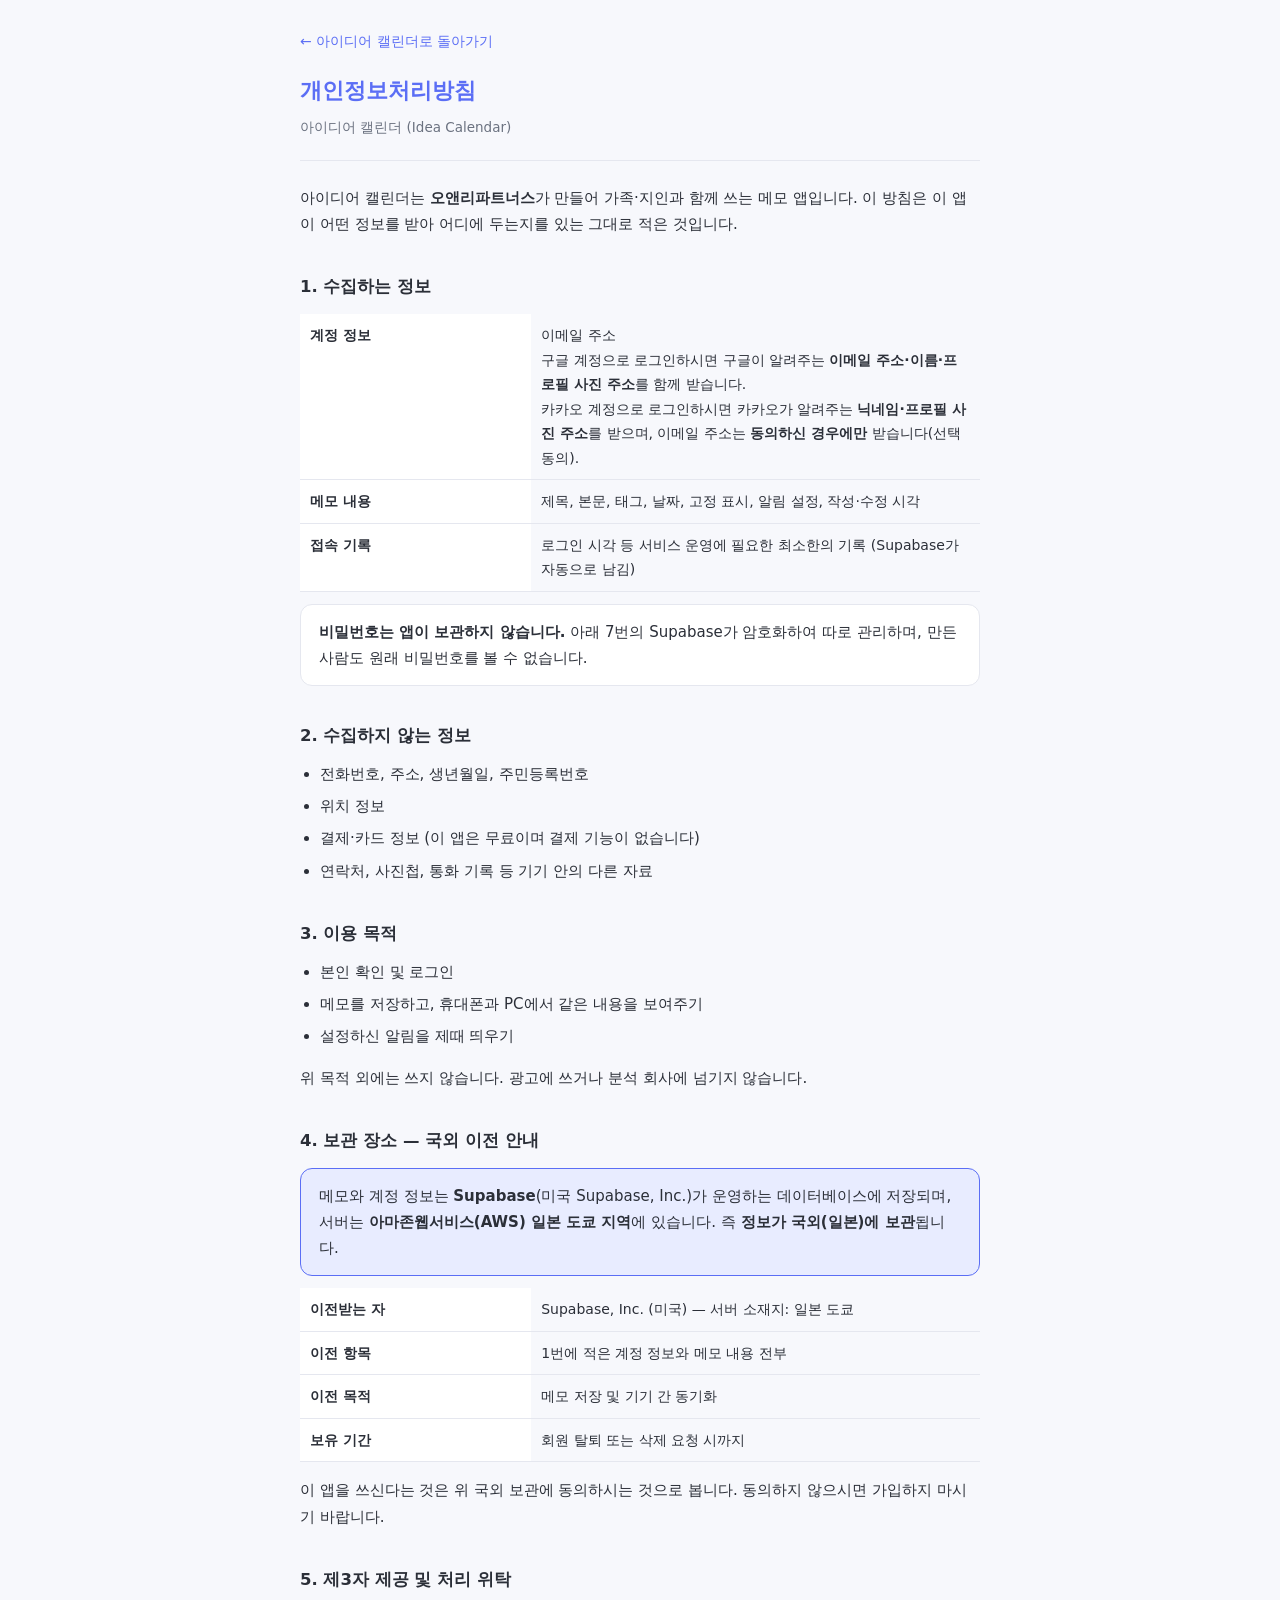
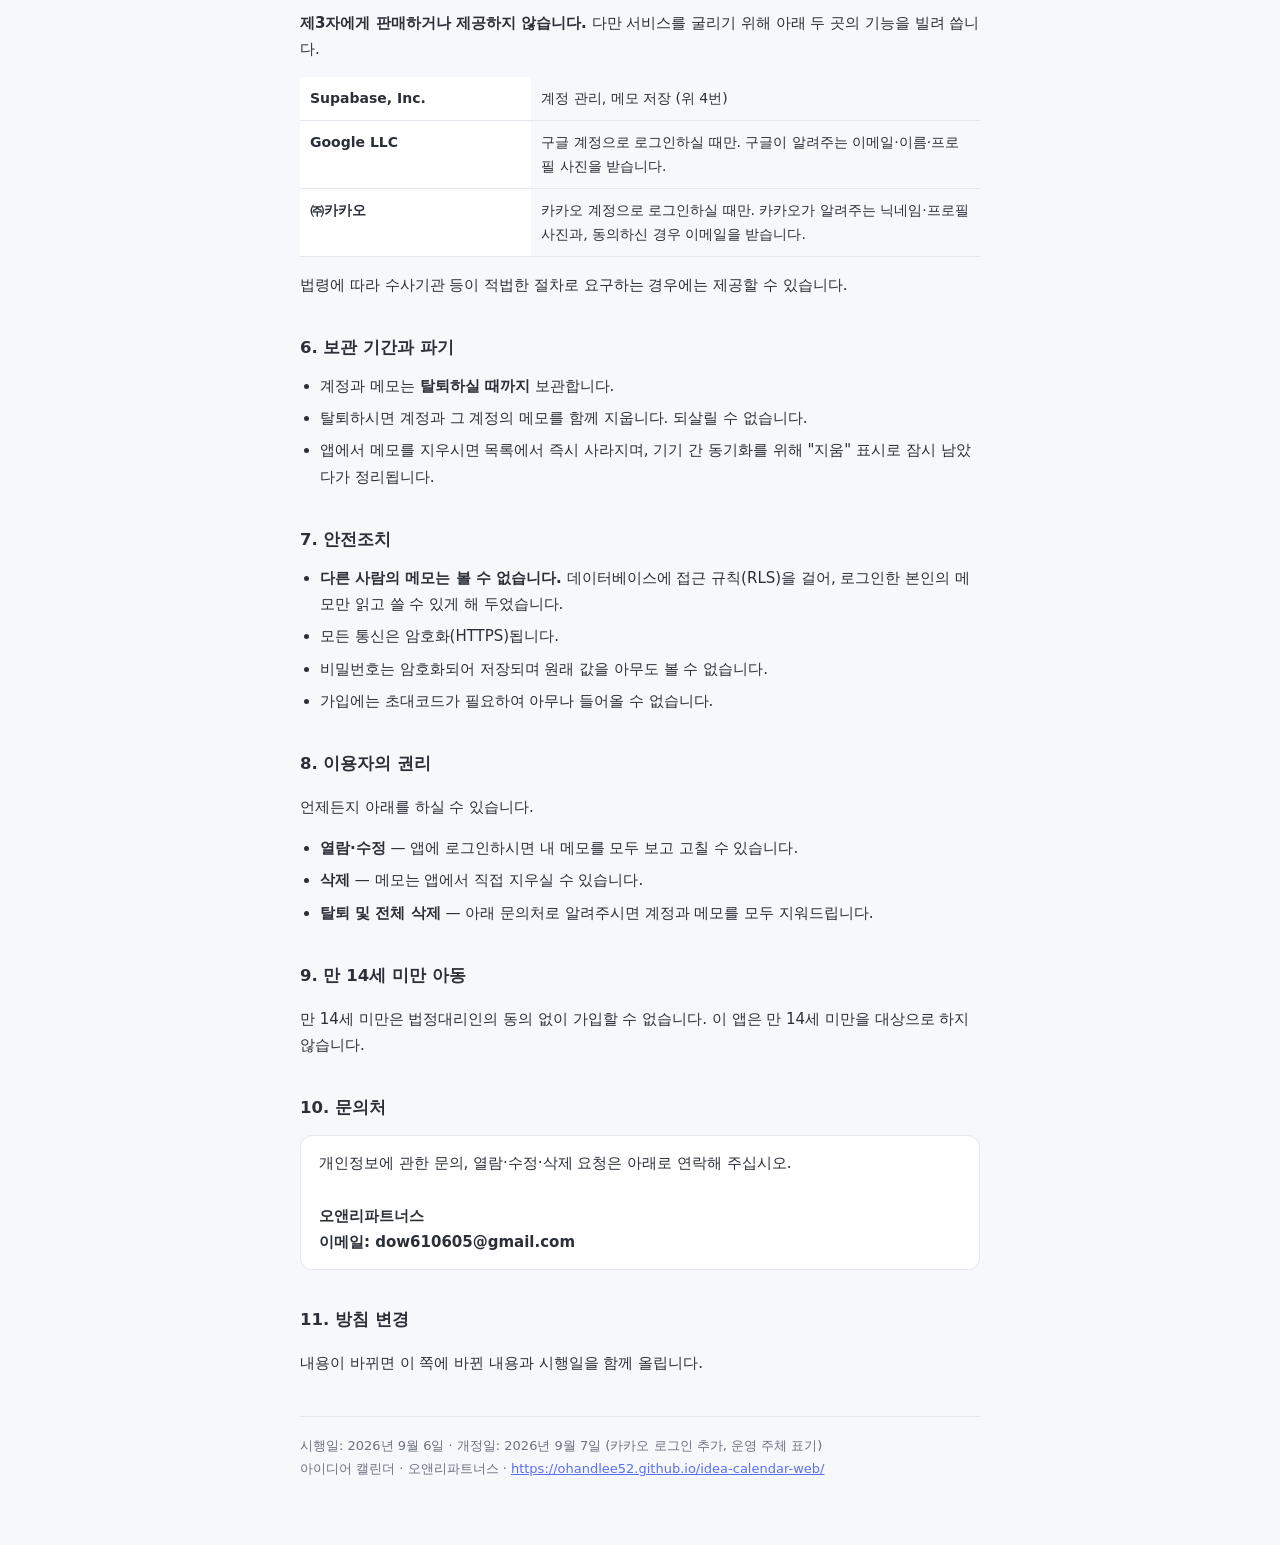
<file: privacy.html>
<!doctype html>
<html lang="ko">
<head>
  <meta charset="UTF-8" />
  <meta name="viewport" content="width=device-width, initial-scale=1, viewport-fit=cover" />
  <meta name="theme-color" content="#5b6ef5" />
  <title>개인정보처리방침 · 아이디어 캘린더</title>
  <style>
    :root {
      --bg: #f7f8fc; --card: #ffffff; --primary: #5b6ef5; --primary-soft: #e8ecff;
      --text: #2b2f38; --text-soft: #6b7280; --border: #e5e7ef;
    }
    * { box-sizing: border-box; }
    body {
      margin: 0; background: var(--bg); color: var(--text);
      font-family: "맑은 고딕", "Malgun Gothic", "Apple SD Gothic Neo", system-ui, sans-serif;
      line-height: 1.75; font-size: 15px;
    }
    .wrap { max-width: 720px; margin: 0 auto; padding: 28px 20px 64px; }
    header { padding-bottom: 20px; margin-bottom: 24px; border-bottom: 1px solid var(--border); }
    h1 { font-size: 22px; margin: 0 0 6px; color: var(--primary); }
    .sub { margin: 0; font-size: 13.5px; color: var(--text-soft); }
    h2 {
      font-size: 16.5px; margin: 32px 0 10px; padding-top: 4px;
    }
    p, li { color: var(--text); }
    ul { padding-left: 20px; margin: 10px 0; }
    li { margin-bottom: 6px; }
    .box {
      background: var(--card); border: 1px solid var(--border); border-radius: 12px;
      padding: 14px 18px; margin: 12px 0;
    }
    .box.accent { background: var(--primary-soft); border-color: var(--primary); }
    table { width: 100%; border-collapse: collapse; margin: 12px 0; font-size: 14px; }
    th, td { text-align: left; padding: 9px 10px; border-bottom: 1px solid var(--border); vertical-align: top; }
    th { background: var(--card); font-weight: 700; width: 34%; }
    footer {
      margin-top: 40px; padding-top: 18px; border-top: 1px solid var(--border);
      font-size: 13px; color: var(--text-soft);
    }
    a { color: var(--primary); }
    .back { display: inline-block; margin-bottom: 18px; font-size: 14px; text-decoration: none; }
  </style>
</head>
<body>
<div class="wrap">

  <a class="back" href="./">← 아이디어 캘린더로 돌아가기</a>

  <header>
    <h1>개인정보처리방침</h1>
    <p class="sub">아이디어 캘린더 (Idea Calendar)</p>
  </header>

  <p>
    아이디어 캘린더는 <strong>오앤리파트너스</strong>가 만들어 가족·지인과 함께 쓰는 메모 앱입니다.
    이 방침은 이 앱이 어떤 정보를 받아 어디에 두는지를 있는 그대로 적은 것입니다.
  </p>

  <h2>1. 수집하는 정보</h2>

  <table>
    <tr>
      <th>계정 정보</th>
      <td>이메일 주소<br>
        구글 계정으로 로그인하시면 구글이 알려주는 <strong>이메일 주소·이름·프로필 사진 주소</strong>를 함께 받습니다.<br>
        카카오 계정으로 로그인하시면 카카오가 알려주는 <strong>닉네임·프로필 사진 주소</strong>를 받으며,
        이메일 주소는 <strong>동의하신 경우에만</strong> 받습니다(선택 동의).</td>
    </tr>
    <tr>
      <th>메모 내용</th>
      <td>제목, 본문, 태그, 날짜, 고정 표시, 알림 설정, 작성·수정 시각</td>
    </tr>
    <tr>
      <th>접속 기록</th>
      <td>로그인 시각 등 서비스 운영에 필요한 최소한의 기록 (Supabase가 자동으로 남김)</td>
    </tr>
  </table>

  <div class="box">
    <strong>비밀번호는 앱이 보관하지 않습니다.</strong>
    아래 7번의 Supabase가 암호화하여 따로 관리하며, 만든 사람도 원래 비밀번호를 볼 수 없습니다.
  </div>

  <h2>2. 수집하지 않는 정보</h2>
  <ul>
    <li>전화번호, 주소, 생년월일, 주민등록번호</li>
    <li>위치 정보</li>
    <li>결제·카드 정보 (이 앱은 무료이며 결제 기능이 없습니다)</li>
    <li>연락처, 사진첩, 통화 기록 등 기기 안의 다른 자료</li>
  </ul>

  <h2>3. 이용 목적</h2>
  <ul>
    <li>본인 확인 및 로그인</li>
    <li>메모를 저장하고, 휴대폰과 PC에서 같은 내용을 보여주기</li>
    <li>설정하신 알림을 제때 띄우기</li>
  </ul>
  <p>위 목적 외에는 쓰지 않습니다. 광고에 쓰거나 분석 회사에 넘기지 않습니다.</p>

  <h2>4. 보관 장소 — 국외 이전 안내</h2>

  <div class="box accent">
    <p style="margin:0">
      메모와 계정 정보는 <strong>Supabase</strong>(미국 Supabase, Inc.)가 운영하는
      데이터베이스에 저장되며, 서버는 <strong>아마존웹서비스(AWS) 일본 도쿄 지역</strong>에 있습니다.
      즉 <strong>정보가 국외(일본)에 보관</strong>됩니다.
    </p>
  </div>

  <table>
    <tr><th>이전받는 자</th><td>Supabase, Inc. (미국) — 서버 소재지: 일본 도쿄</td></tr>
    <tr><th>이전 항목</th><td>1번에 적은 계정 정보와 메모 내용 전부</td></tr>
    <tr><th>이전 목적</th><td>메모 저장 및 기기 간 동기화</td></tr>
    <tr><th>보유 기간</th><td>회원 탈퇴 또는 삭제 요청 시까지</td></tr>
  </table>

  <p>이 앱을 쓰신다는 것은 위 국외 보관에 동의하시는 것으로 봅니다. 동의하지 않으시면 가입하지 마시기 바랍니다.</p>

  <h2>5. 제3자 제공 및 처리 위탁</h2>
  <p><strong>제3자에게 판매하거나 제공하지 않습니다.</strong> 다만 서비스를 굴리기 위해 아래 두 곳의 기능을 빌려 씁니다.</p>
  <table>
    <tr><th>Supabase, Inc.</th><td>계정 관리, 메모 저장 (위 4번)</td></tr>
    <tr><th>Google LLC</th><td>구글 계정으로 로그인하실 때만. 구글이 알려주는 이메일·이름·프로필 사진을 받습니다.</td></tr>
    <tr><th>㈜카카오</th><td>카카오 계정으로 로그인하실 때만. 카카오가 알려주는 닉네임·프로필 사진과, 동의하신 경우 이메일을 받습니다.</td></tr>
  </table>
  <p>법령에 따라 수사기관 등이 적법한 절차로 요구하는 경우에는 제공할 수 있습니다.</p>

  <h2>6. 보관 기간과 파기</h2>
  <ul>
    <li>계정과 메모는 <strong>탈퇴하실 때까지</strong> 보관합니다.</li>
    <li>탈퇴하시면 계정과 그 계정의 메모를 함께 지웁니다. 되살릴 수 없습니다.</li>
    <li>앱에서 메모를 지우시면 목록에서 즉시 사라지며, 기기 간 동기화를 위해 "지움" 표시로 잠시 남았다가 정리됩니다.</li>
  </ul>

  <h2>7. 안전조치</h2>
  <ul>
    <li><strong>다른 사람의 메모는 볼 수 없습니다.</strong> 데이터베이스에 접근 규칙(RLS)을 걸어, 로그인한 본인의 메모만 읽고 쓸 수 있게 해 두었습니다.</li>
    <li>모든 통신은 암호화(HTTPS)됩니다.</li>
    <li>비밀번호는 암호화되어 저장되며 원래 값을 아무도 볼 수 없습니다.</li>
    <li>가입에는 초대코드가 필요하여 아무나 들어올 수 없습니다.</li>
  </ul>

  <h2>8. 이용자의 권리</h2>
  <p>언제든지 아래를 하실 수 있습니다.</p>
  <ul>
    <li><strong>열람·수정</strong> — 앱에 로그인하시면 내 메모를 모두 보고 고칠 수 있습니다.</li>
    <li><strong>삭제</strong> — 메모는 앱에서 직접 지우실 수 있습니다.</li>
    <li><strong>탈퇴 및 전체 삭제</strong> — 아래 문의처로 알려주시면 계정과 메모를 모두 지워드립니다.</li>
  </ul>

  <h2>9. 만 14세 미만 아동</h2>
  <p>만 14세 미만은 법정대리인의 동의 없이 가입할 수 없습니다. 이 앱은 만 14세 미만을 대상으로 하지 않습니다.</p>

  <h2>10. 문의처</h2>
  <div class="box">
    <p style="margin:0">
      개인정보에 관한 문의, 열람·수정·삭제 요청은 아래로 연락해 주십시오.<br><br>
      <strong>오앤리파트너스</strong><br>
      <strong>이메일: dow610605@gmail.com</strong>
    </p>
  </div>

  <h2>11. 방침 변경</h2>
  <p>내용이 바뀌면 이 쪽에 바뀐 내용과 시행일을 함께 올립니다.</p>

  <footer>
    시행일: 2026년 9월 6일 · 개정일: 2026년 9월 7일 (카카오 로그인 추가, 운영 주체 표기)<br>
    아이디어 캘린더 · 오앤리파트너스 · <a href="./">https://ohandlee52.github.io/idea-calendar-web/</a>
  </footer>

</div>
</body>
</html>
</file>
